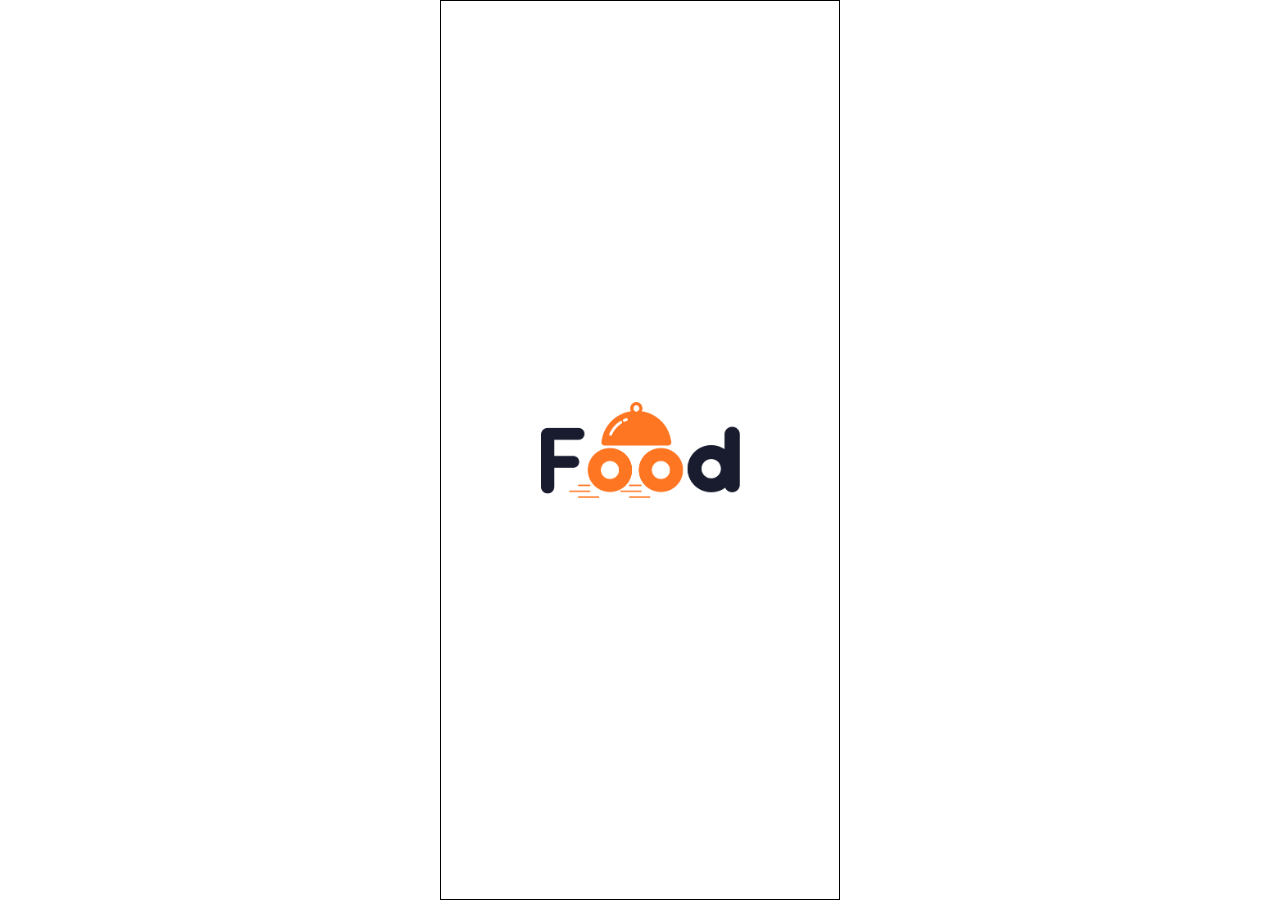
<file: index.html>
<!DOCTYPE html>
<html lang="es">
<head>
    <meta charset="UTF-8">
    <meta name="viewport" content="width=device-width, initial-scale=1.0">
    <title>PruebaCorta2</title>

    <link rel="stylesheet" href="index.css">
    <link rel="stylesheet" href="config.css">
    <link rel="stylesheet" href="login/login.css">
</head>
<body>
    
            <section class="cargador">
               <a href="login/banner2.html">
                   <img src="assets/Logo.png" alt="">
                </a>
            </section>

</body>
</html>
</file>
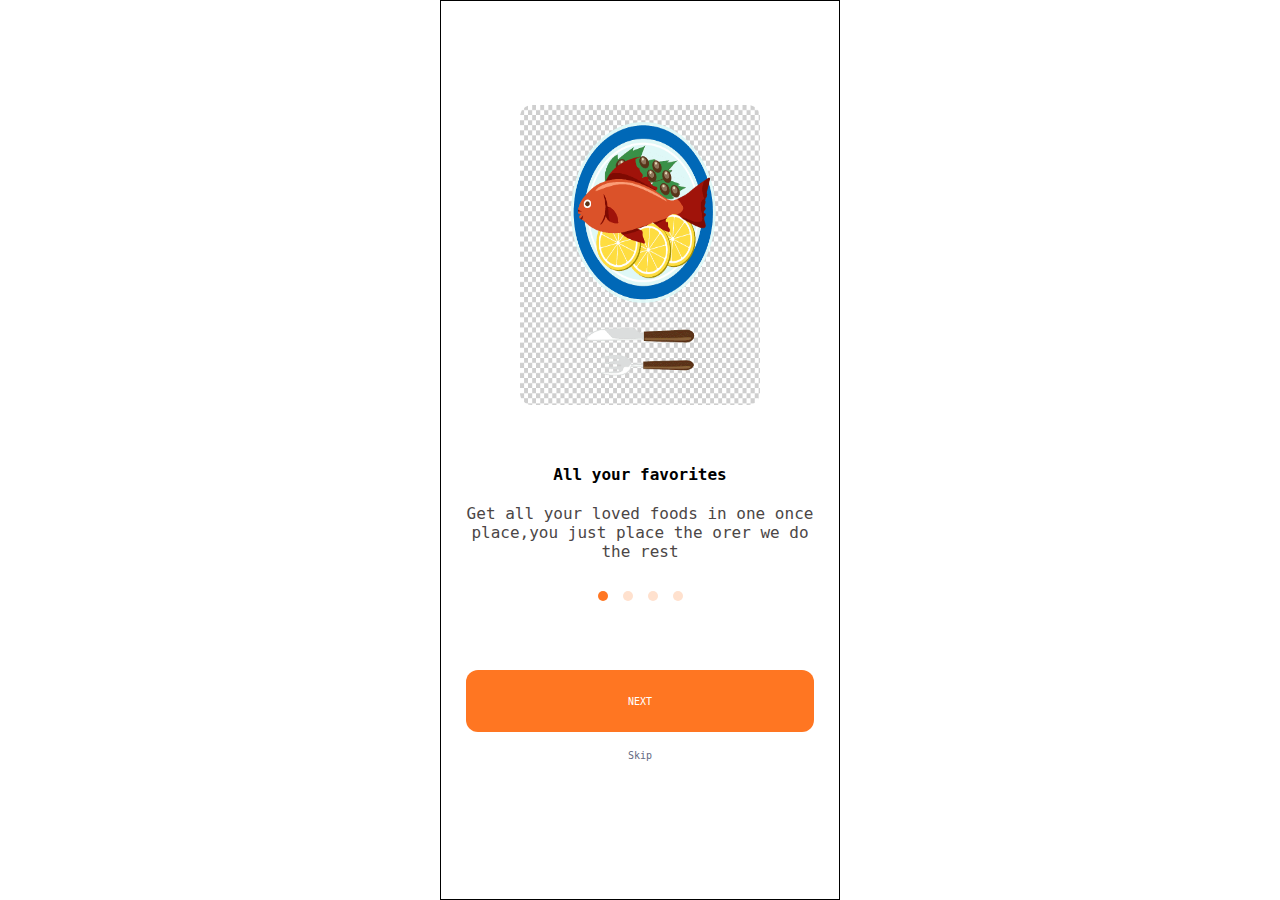
<file: login/banner1.html>
<!DOCTYPE html>
<html lang="en">
<head>
    <meta charset="UTF-8">
    <meta name="viewport" content="width=device-width, initial-scale=1.0">
    <title>banner1</title>

    <link rel="stylesheet" href="banner.css">
    <link rel="stylesheet" href="../config.css">
</head>
<body>
    
    <section class="seccion-banner1">
        <img src="gratis-png-mariscos-euclidianos-cuchillos-de-pescado-de-dibujos-animados-y-tenedores.png" alt="" class="img_banner">
        <h2>All your favorites</h2>
        <p>Get all your loved foods in one once place,you just place 
            the orer we do the rest</p>
            <div class="div-puntos">
               <a href="" class="punto1"></a>
               <a href="banner2.html" class="punto2"></a>
               <a href="banner3.html" class="punto3"></a>
               <a href="banner4.html" class="punto4"></a>
            </div>
            <a href="banner2.html" class="btn-next">NEXT</a>
            <a href="../header/login.html" class="btn-skip">Skip</a>
    </section>
</body>
</html>
</file>
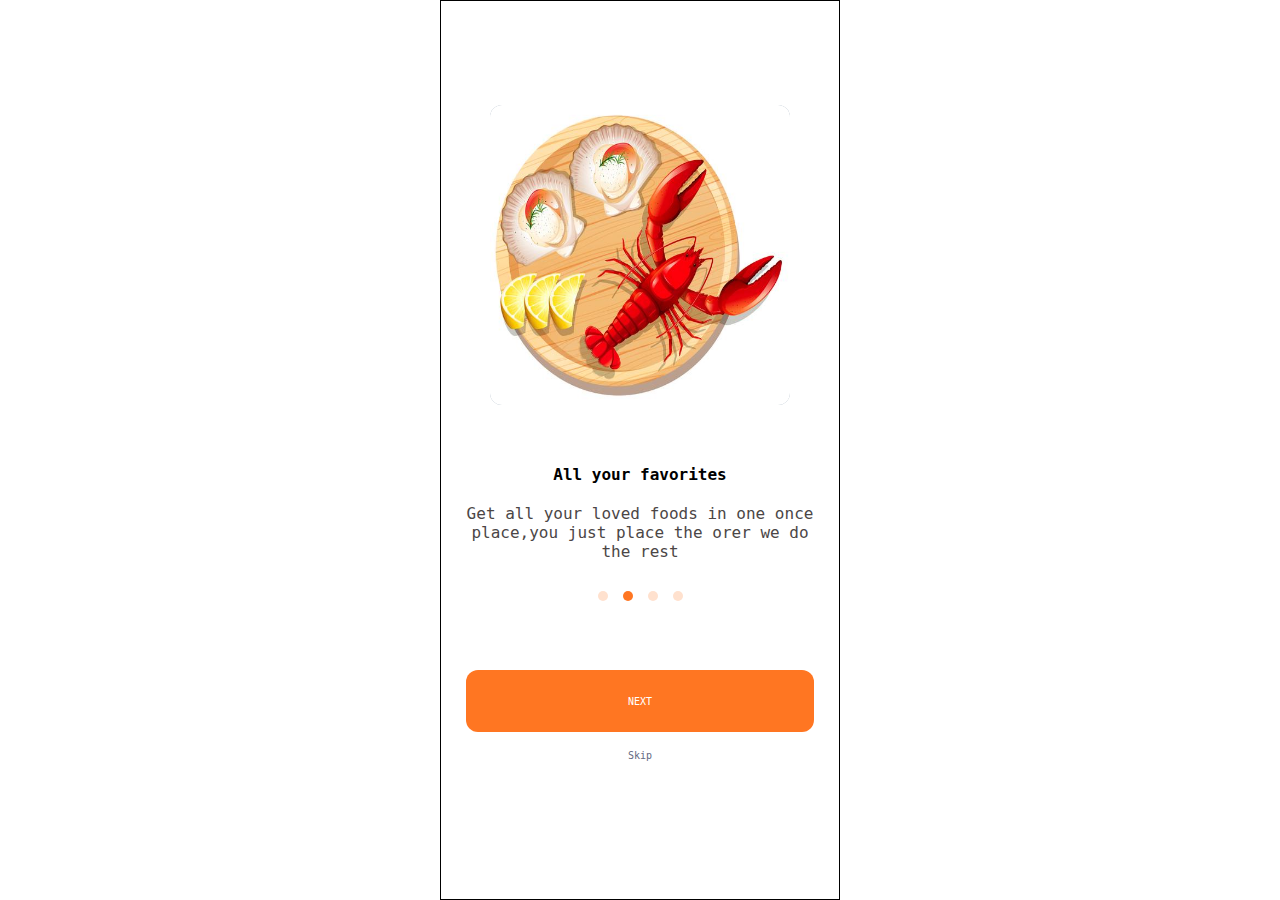
<file: login/banner2.html>
<!DOCTYPE html>
<html lang="en">
<head>
    <meta charset="UTF-8">
    <meta name="viewport" content="width=device-width, initial-scale=1.0">
    <title>banner2</title>

    <link rel="stylesheet" href="banner2.css">
    <link rel="stylesheet" href="../config.css">
</head>
<body>
    
    <section class="seccion-banner1">
       <img src="a-seafood-plate-with-lobster-and-scallop-vector.jpg" alt="" class="img_banner">
        <h2>All your favorites</h2>
        <p>Get all your loved foods in one once place,you just place 
            the orer we do the rest</p>
            <div class="div-puntos">
               <a href="banner1.html" class="punto1"></a>
               <a href="" class="punto2"></a>
               <a href="banner3.html" class="punto3"></a>
               <a href="banner4.html" class="punto4"></a>
            </div>
            <a href="banner3.html" class="btn-next">NEXT</a>
            <a href="../header/login.html" class="btn-skip">Skip</a>
    </section>
</body>
</html>
</file>
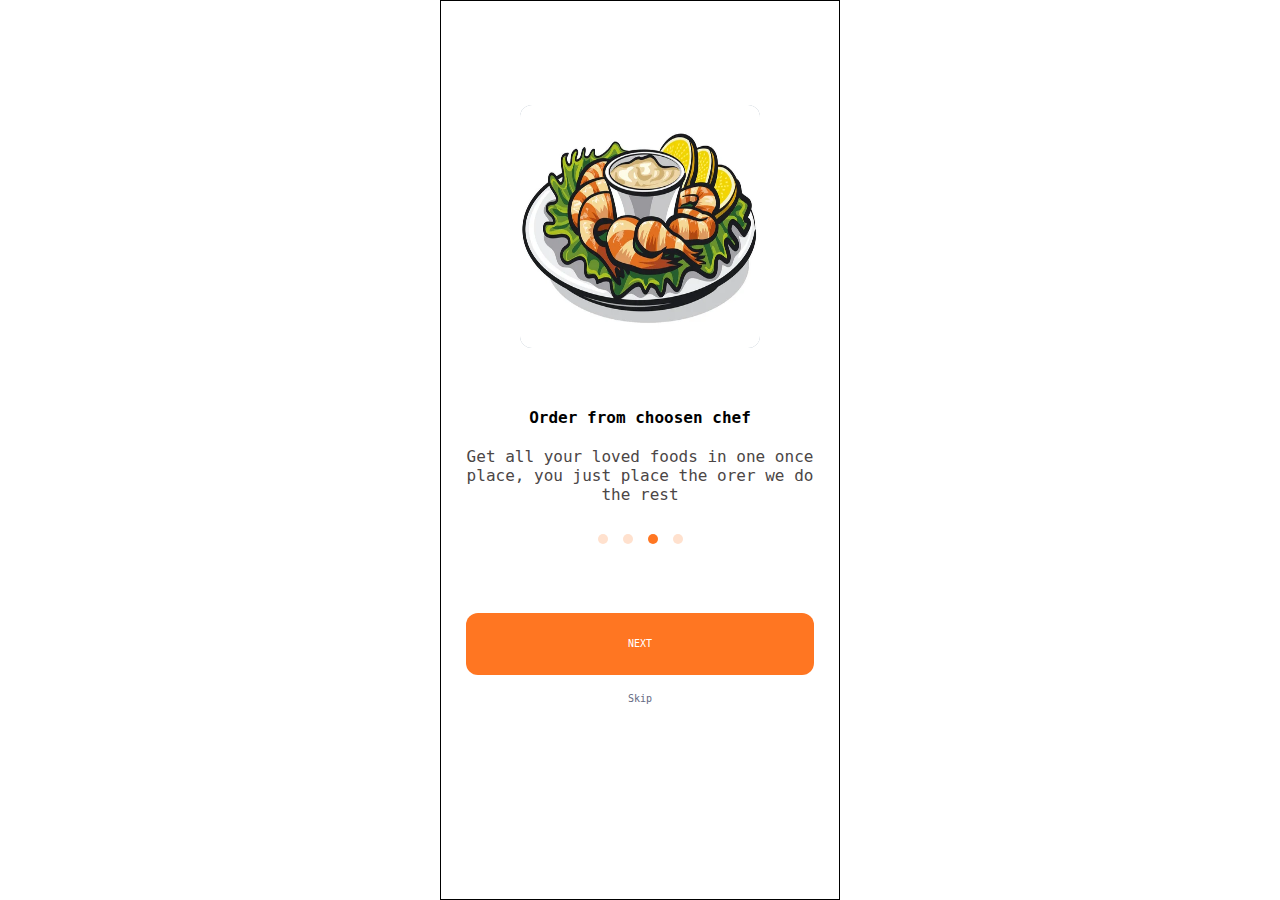
<file: login/banner3.html>
<!DOCTYPE html>
<html lang="en">
<head>
    <meta charset="UTF-8">
    <meta name="viewport" content="width=device-width, initial-scale=1.0">
    <title>banner3</title>

    <link rel="stylesheet" href="banner3.css">
    <link rel="stylesheet" href="../config.css">
</head>
<body>
    
    <section class="seccion-banner1">
        <img src="depositphotos_186113458-stock-illustration-shrimps-cocktail-with-sauce.jpg" alt="" class="img_banner">
        <h2>Order from choosen chef</h2>
        <p>Get all your loved foods in one once place, you just place the orer we do the rest</p>
            <div class="div-puntos">
               <a href="banner1.html" class="punto1"></a>
               <a href="banner2.html" class="punto2"></a>
               <a href="" class="punto3"></a>
               <a href="banner4.html" class="punto4"></a>
            </div>
            <a href="banner4.html" class="btn-next">NEXT</a>
            <a href="../header/login.html" class="btn-skip">Skip</a>
    </section>
</body>
</html>
</file>
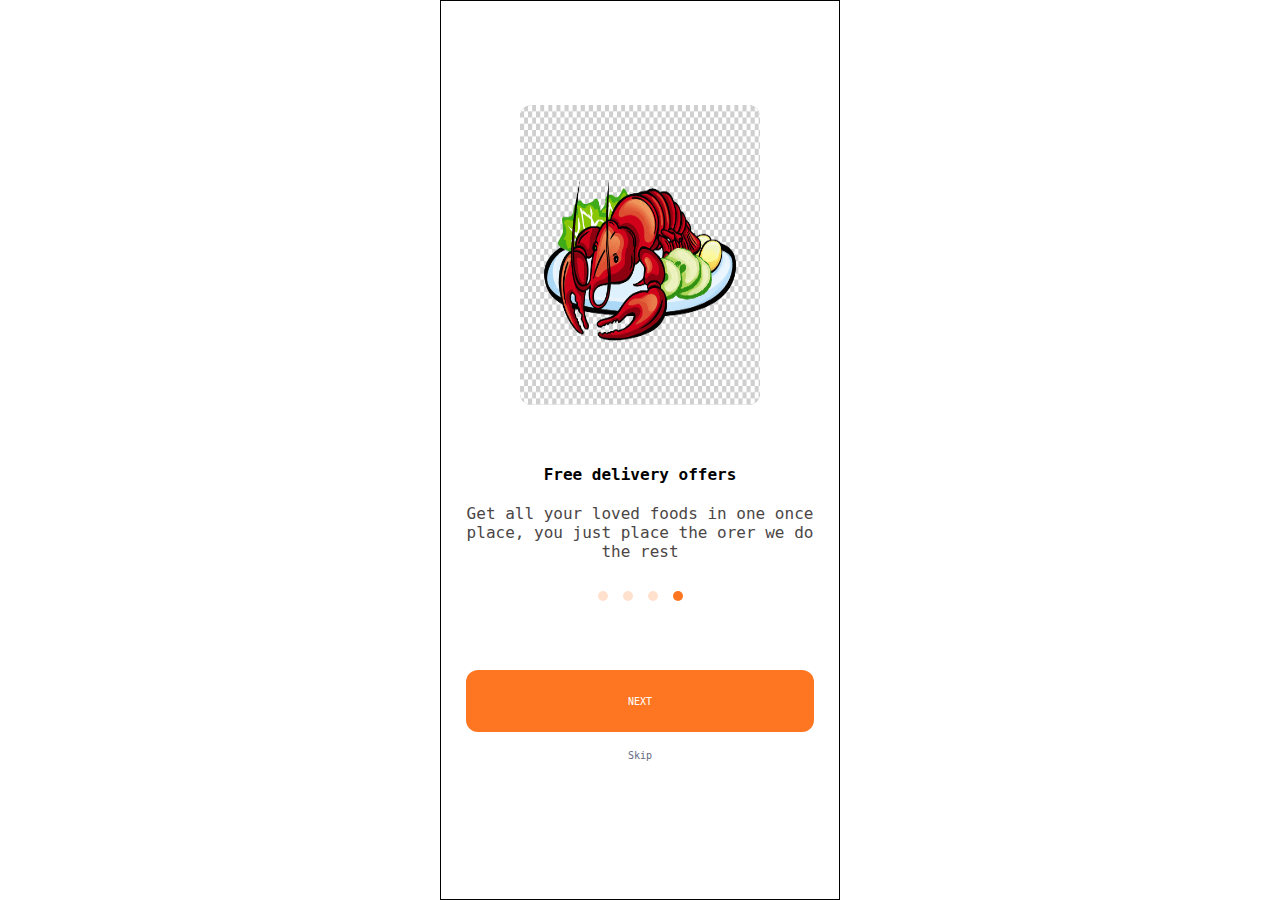
<file: login/banner4.html>
<!DOCTYPE html>
<html lang="en">
<head>
    <meta charset="UTF-8">
    <meta name="viewport" content="width=device-width, initial-scale=1.0">
    <title>banner4</title>

    <link rel="stylesheet" href="banner4.css">
    <link rel="stylesheet" href="../config.css">
</head>
<body>
    
    <section class="seccion-banner1">
        <img src="gratis-png-langosta-mariscos-dibujos-animados-palinurus-elephas-langosta.png" alt="" class="img_banner">
        <h2>Free delivery offers</h2>
        <p>Get all your loved foods in one once place, you just place the orer we do the rest</p>
            <div class="div-puntos">
               <a href="banner1.html" class="punto1"></a>
               <a href="banner2.html" class="punto2"></a>
               <a href="banner3.html" class="punto3"></a>
               <a href="" class="punto4"></a>
            </div>
            <a href="../login/login.html" class="btn-next">NEXT</a>
            <a href="login/login.html" class="btn-skip">Skip</a>
    </section>
</body>
</html>
</file>
<file: index.css>
.cargador, .cargador a {
    height: 100%;
    display: flex;
    align-items: center;
    justify-content: center;
}

.cargador img {
    width: 50%;

}
</file>
<file: config.css>
* {
    margin: 0;
    padding: 0;
    box-sizing: border-box;
}
html {
    font-size: 10px;
    font-family: monospace;
}
body{
    width: 100%;
    max-width: 40rem;
    height: 100vh;
    margin: auto;
    border: 1px solid black;
}
</file>
<file: login/login.css>
body {
    width: 100;
    max-width: 40rem;
    margin: auto;
}
</file>
<file: login/banner.css>
.seccion-banner1 {
    height: 100%;
    display: flex;
    flex-direction: column;
    text-align: center;
    align-items: center;
    padding: 0 2.5rem;

}
.img_banner {
    width: 100%;
    margin-top: 30%;
    max-width: 24rem;
    height: 30rem;
    background-color: #98A8B8;
    border-radius: 12px;
}
.seccion-banner1 h2 {
    font-size: 1.6rem;
    margin-top: 6rem;
}

.seccion-banner1 p {
    font-size: 1.6rem;
    color: rgb(75, 70, 70);
    margin-top: 2rem;

}
.div-puntos {
width: 100%;
height: 3rem;
display: flex;
justify-content: center;
gap: 1.5rem;
padding: 3rem 0;
padding-bottom: 79px;
}

.div-puntos a {
    display: block;
    width: 1rem;
    height: 1rem;
    border-radius: 100%;
    background-color: #FFE1CE;
}
.div-puntos .punto1 {
    background-color: #FF7622;
}
.btn-next {
    
    display: flex;
    width: 100%;
    height: 62px;
    border-radius: 12px;
    text-decoration: none;
    align-items: center;
    justify-content: center;
    color: white;
    background-color: #FF7622;
}
.btn-skip {
   padding-top: 18px;
    text-decoration: none;
    color:#646982;
    padding-bottom: 1rem;
}
</file>
<file: login/banner2.css>
.seccion-banner1 {
    height: 100%;
    display: flex;
    flex-direction: column;
    text-align: center;
    align-items: center;
    padding: 0 2.5rem;

}
.img_banner {
    width: 100%;
    margin-top: 30%;
    max-width: 30rem;
    height: 30rem;
    background-color: #98A8B8;
    border-radius: 12px;
}
.seccion-banner1 h2 {
    font-size: 1.6rem;
    margin-top: 6rem;
}

.seccion-banner1 p {
    font-size: 1.6rem;
    color: rgb(75, 70, 70);
    margin-top: 2rem;

}
.div-puntos {
width: 100%;
height: 3rem;
display: flex;
justify-content: center;
gap: 1.5rem;
padding: 3rem 0;
padding-bottom: 79px;
}
.div-puntos a {
    display: block;
    width: 1rem;
    height: 1rem;
    border-radius: 100%;
    background-color: #FFE1CE;
}
.div-puntos .punto2 {
    background-color: #FF7622;
}
.btn-next {
    
    display: flex;
    width: 100%;
    height: 62px;
    border-radius: 12px;
    text-decoration: none;
    align-items: center;
    justify-content: center;
    color: white;
    background-color: #FF7622;
}
.btn-skip {
   padding-top: 18px;
    text-decoration: none;
    color:#646982;
    padding-bottom: 1rem;
}
</file>
<file: login/banner3.css>
.seccion-banner1 {
    height: 100%;
    display: flex;
    flex-direction: column;
    text-align: center;
    align-items: center;
    padding: 0 2.5rem;

}
.img_banner {
    width: 100%;
    margin-top: 30%;
    max-width: 24rem;
    height: 24.25rem;
    background-color: #98A8B8;
    border-radius: 12px;
}
.seccion-banner1 h2 {
    font-size: 1.6rem;
    margin-top: 6rem;
}

.seccion-banner1 p {
    font-size: 1.6rem;
    color: rgb(75, 70, 70);
    margin-top: 2rem;
}
.div-puntos {
width: 100%;
height: 3rem;
display: flex;
justify-content: center;
gap: 1.5rem;
padding: 3rem 0;
padding-bottom: 79px;
}
.div-puntos a {
    display: block;
    width: 1rem;
    height: 1rem;
    border-radius: 100%;
    background-color: #FFE1CE;
}
.div-puntos .punto3 {
    background-color: #FF7622;
}
.btn-next {
    display: flex;
    width: 100%;
    height: 62px;
    border-radius: 12px;
    text-decoration: none;
    align-items: center;
    justify-content: center;
    color: white;
    background-color: #FF7622;
}
.btn-skip {
   padding-top: 18px;
    text-decoration: none;
    color:#646982;
    padding-bottom: 1rem;
}
</file>
<file: login/banner4.css>
.seccion-banner1 {
    height: 100%;
    display: flex;
    flex-direction: column;
    text-align: center;
    align-items: center;
    padding: 0 2.5rem;
}
.img_banner {
    width: 100%;
    margin-top: 30%;
    max-width: 24rem;
    height: 30rem;
    background-color: #98A8B8;
    border-radius: 12px;
}
.seccion-banner1 h2 {
    font-size: 1.6rem;
    margin-top: 6rem;
}
.seccion-banner1 p {
    font-size: 1.6rem;
    color: rgb(75, 70, 70);
    margin-top: 2rem;
}
.div-puntos {
width: 100%;
height: 3rem;
display: flex;
justify-content: center;
gap: 1.5rem;
padding: 3rem 0;
padding-bottom: 79px;
}
.div-puntos a {
    display: block;
    width: 1rem;
    height: 1rem;
    border-radius: 100%;
    background-color: #FFE1CE;
}
.div-puntos .punto4 {
    background-color: #FF7622;
}
.btn-next {
    
    display: flex;
    width: 100%;
    height: 62px;
    border-radius: 12px;
    text-decoration: none;
    align-items: center;
    justify-content: center;
    color: white;
    background-color: #FF7622;
}
.btn-skip {
   padding-top: 18px;
    text-decoration: none;
    color:#646982;
    padding-bottom: 1rem;
}
</file>
